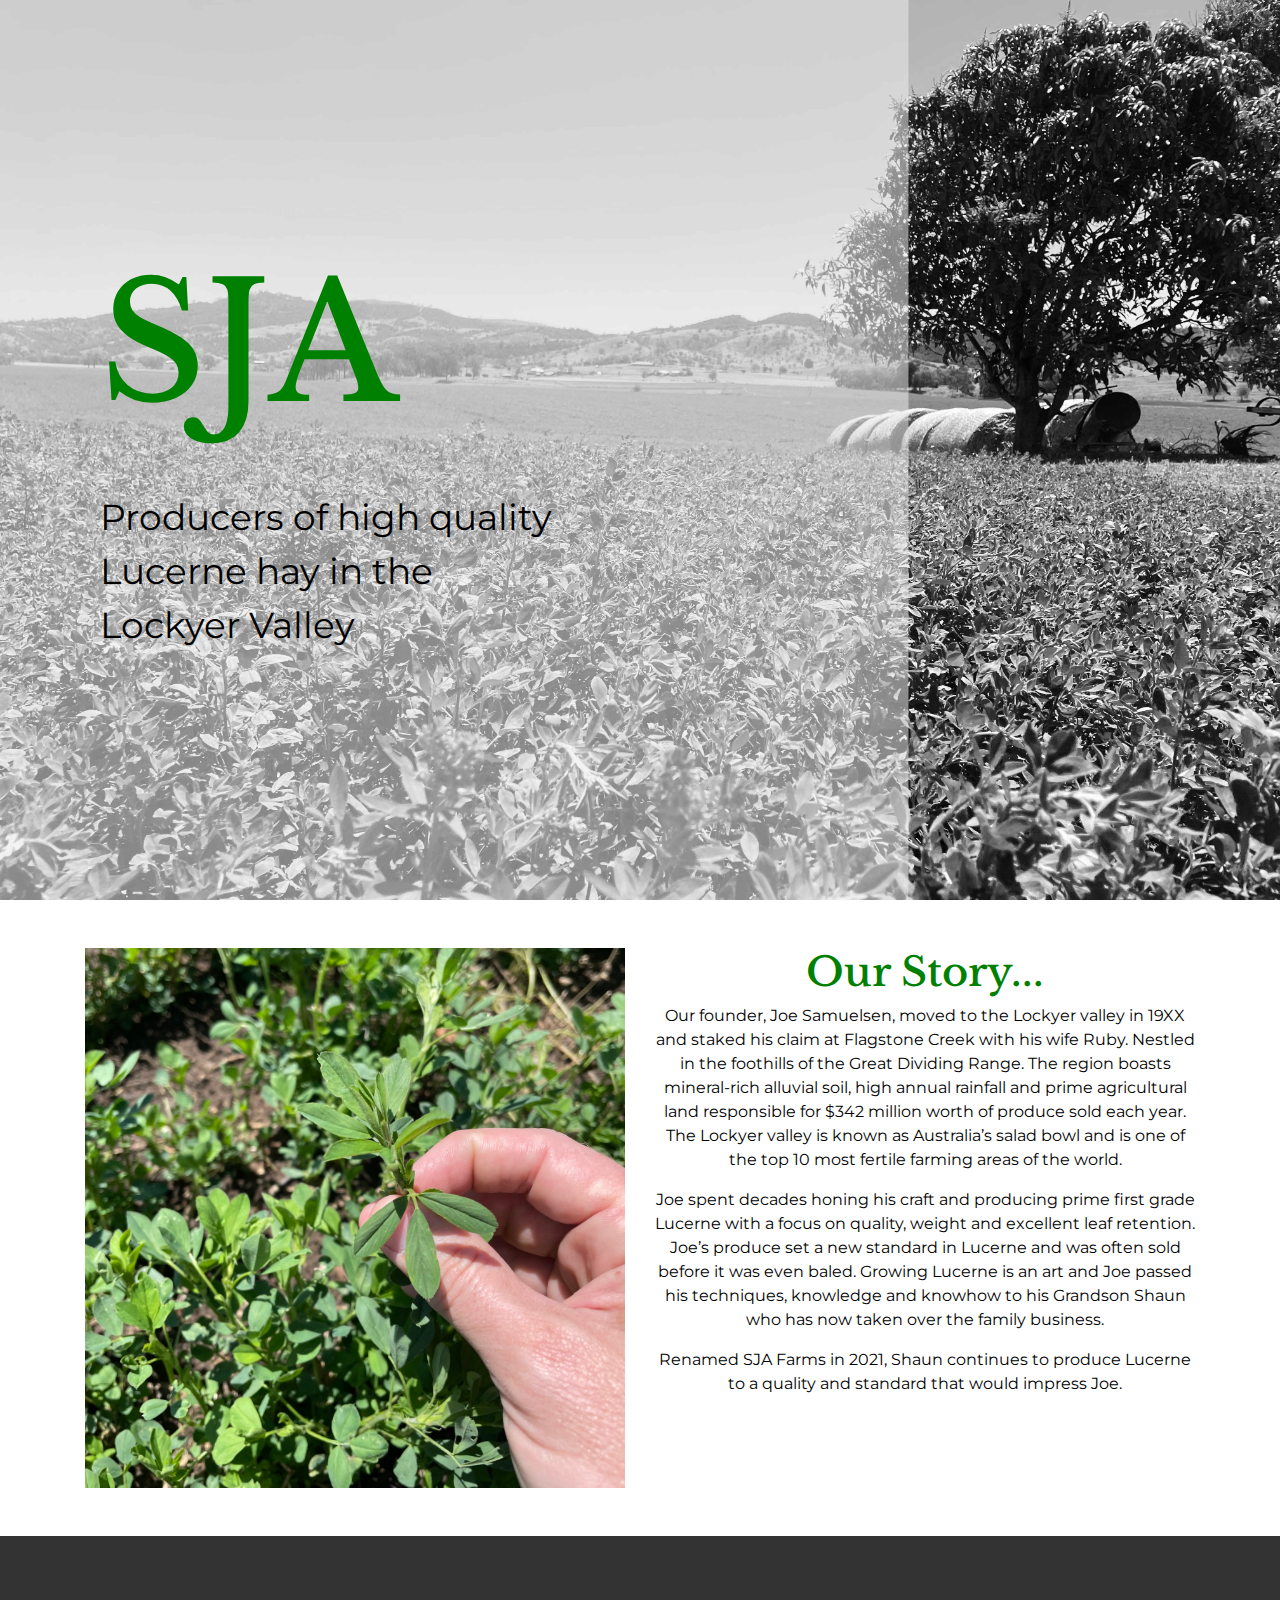
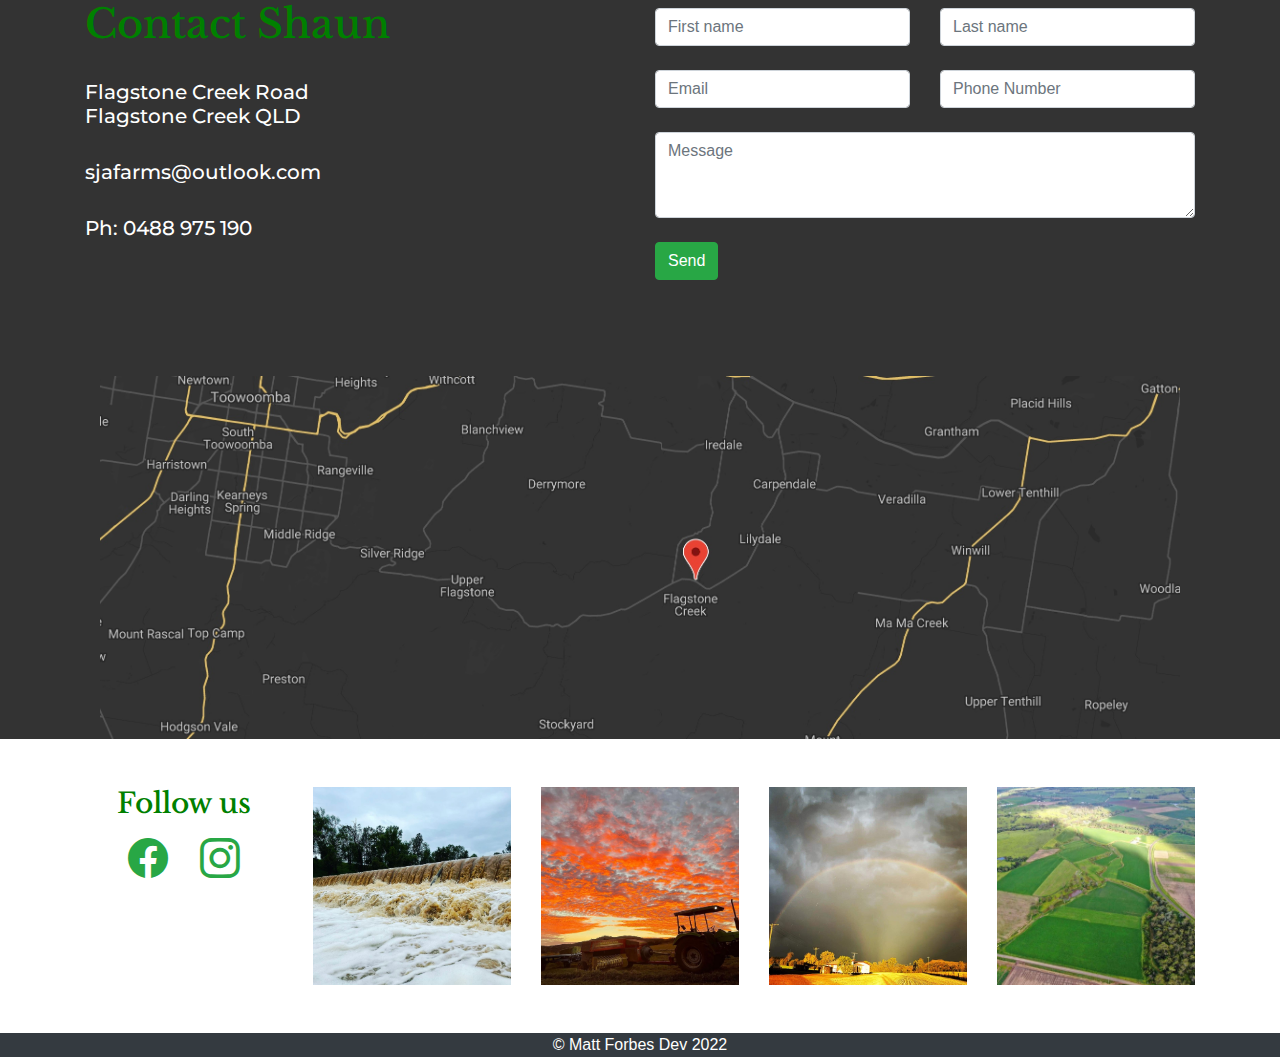
<file: index.html>
<!DOCTYPE html>
<html lang="en" dir="ltr">

<head>
  <meta charset="utf-8">
  <meta name="viewport" content="width=device-width, initial-scale=1, shrink-to-fit=no">

  <title>SJA Farms</title>

  <link rel="stylesheet" href="https://stackpath.bootstrapcdn.com/bootstrap/4.3.1/css/bootstrap.min.css" integrity="sha384-ggOyR0iXCbMQv3Xipma34MD+dH/1fQ784/j6cY/iJTQUOhcWr7x9JvoRxT2MZw1T" crossorigin="anonymous">
  <link rel="stylesheet" href="css/styles.css">

  <link rel="preconnect" href="https://fonts.googleapis.com">
  <link rel="preconnect" href="https://fonts.gstatic.com" crossorigin>
  <link href="https://fonts.googleapis.com/css2?family=Libre+Baskerville&display=swap" rel="stylesheet">
  <link href="https://fonts.googleapis.com/css2?family=Libre+Baskerville&family=Libre+Franklin:wght@500&display=swap" rel="stylesheet">
  <link href="https://fonts.googleapis.com/css2?family=Montserrat&display=swap" rel="stylesheet">
  <link rel="stylesheet" href="https://cdn.jsdelivr.net/npm/bootstrap-icons@1.7.2/font/bootstrap-icons.css">

  <script src="https://code.jquery.com/jquery-3.3.1.slim.min.js" integrity="sha384-q8i/X+965DzO0rT7abK41JStQIAqVgRVzpbzo5smXKp4YfRvH+8abtTE1Pi6jizo" crossorigin="anonymous"></script>
  <script src="https://cdnjs.cloudflare.com/ajax/libs/popper.js/1.14.7/umd/popper.min.js" integrity="sha384-UO2eT0CpHqdSJQ6hJty5KVphtPhzWj9WO1clHTMGa3JDZwrnQq4sF86dIHNDz0W1" crossorigin="anonymous"></script>
  <script src="https://stackpath.bootstrapcdn.com/bootstrap/4.3.1/js/bootstrap.min.js" integrity="sha384-JjSmVgyd0p3pXB1rRibZUAYoIIy6OrQ6VrjIEaFf/nJGzIxFDsf4x0xIM+B07jRM" crossorigin="anonymous"></script>

</head>

<body>
  <!-- Landing page -->

  <div class=" jumbotron-fluid landingPage">
    <div class="container">
      <div class="col-md-6">
        <!-- <img class="img-fluid my-5" src="images/SJA.svg" alt="SJA logo"> -->
        <h1 class="landingPageHeading my-5">SJA</h1>
        <p class="landingPageParagraph my-5">Producers of high quality<br>Lucerne hay in the<br>Lockyer Valley</p>
      </div>
    </div>
  </div>

  <!-- About page -->

  <div class="aboutPage">
    <div class="container">
      <div class="row">
        <div class="col-lg-6 my-5">
          <img class="img-fluid" src="images/lucerneUpClose.jpg" alt="Lucerne leaves">
        </div>
        <div class="col-lg-6 my-5">
          <h1 class="aboutPageHeading">Our Story...</h1>
          <p class="aboutPageCopy">Our founder, Joe Samuelsen, moved to the Lockyer valley in 19XX and staked his claim at Flagstone Creek with his wife Ruby. Nestled in the foothills of the Great Dividing Range. The region boasts mineral-rich
            alluvial soil, high annual rainfall and prime agricultural land responsible for $342 million worth of produce sold each year. The Lockyer valley is known as Australia’s salad bowl and is one of the top 10 most fertile farming areas of the
            world. </p>
          <p class="aboutPageCopy">Joe spent decades honing his craft and producing prime first grade Lucerne with a focus on quality, weight and excellent leaf retention. Joe’s produce set a new standard in Lucerne and was often sold before it was
            even baled. Growing Lucerne is an art and Joe passed his techniques, knowledge and knowhow to his Grandson Shaun who has now taken over the family business.</p>
          <p class="aboutPageCopy">Renamed SJA Farms in 2021, Shaun continues to produce Lucerne to a quality and standard that would impress Joe. </p>
        </div>
      </div>
    </div>
  </div>

  <!-- Contact page -->
  <div class="ContactPage">
    <div class="container">
      <div class="row">
        <div class="col-lg-6 my-5">
          <h1 class=" contactPageHeading">Contact Shaun</h1>
          <h5 class="contactPageCopy">Flagstone Creek Road<br>Flagstone Creek QLD</h5>
          <h5 class="contactPageCopy">sjafarms@outlook.com</h5>
          <h5 class="contactPageCopy">Ph: 0488 975 190</h5>
        </div>

        <div class="col-lg-6 my-5">

          <form action="https://formspree.io/f/mzbozoyg" method="POST">

            <div class="row my-4">
              <div class="col">
                <input type="text" name="firstname" class="form-control" placeholder="First name">
              </div>
              <div class="col">
                <input type="text" name="lastname" class="form-control" placeholder="Last name">
              </div>
            </div>
            <div class="row my-4">
              <div class="col">
                <input type="email" name="_replyto" class="form-control" placeholder="Email">
              </div>
              <div class="col">
                <input type="number" name="phone" class="form-control" placeholder="Phone Number">
              </div>
            </div>
            <div class="row my-4">
              <div class="col">
                <textarea class="form-control" name="message" placeholder="Message" rows="3"></textarea>
              </div>
            </div>
            <button type="submit" class="btn btn-success">Send</button>
          </form>
        </div>
      </div>
      <div class="container-fluid mt-5">
        <img class="img-fluid" src="images/snazzymap.jpg" alt="Map">
      </div>
    </div>
  </div>

  <div class="footer">
    <div class="container">
      <div class="row my-5">
        <div class="col">
          <h3 class="followustext">Follow us</h3>
          <div class="row d-flex justify-content-center">
            <a href="https://www.facebook.com/profile.php?id=100074079403424"><i class="bi bi-facebook text-success image-fluid my-5" style="font-size: 2.5rem; padding: 1rem;"></i></a>
            <a href="https://www.instagram.com/sja_farms/?hl=en"><i class="bi bi-instagram text-success image-fluid my-5" style="font-size: 2.5rem; padding: 1rem;"></i></a>
          </div>
        </div>
        <div class="col">
          <img class="img-fluid" src="images/waterfall.jpg" alt="waterfall">
        </div>
        <div class="col">
          <img class="img-fluid" src="images/sunset.jpg" alt="sunset">

        </div>
        <div class="col">
          <img class="img-fluid" src="images/rainbow.jpg" alt="rainbow">
        </div>
        <div class="col">
          <img class="img-fluid" src="images/aerial.jpg" alt="aerial photo">
        </div>
      </div>
    </div>
  </div>
  <div class="container-fluid text-white bg-dark mfd">
      <div class="col mfd">
        <p class="mfd">© Matt Forbes Dev 2022</p>
      </div>
  </div>

</body>

</html>
</file>
<file: css/styles.css>
.landingPage {
  background-image: url("../images/background5.jpg");
  background-size: cover;
  height: 100vh;
  display: flex;
  align-items: center;
}

.landingPageHeading {
  color: #008000;
  font-family: 'Libre Baskerville', serif;
  font-size: 18vh;
}

.landingPageParagraph {
  color: black;
  font-family: 'Montserrat', sans-serif;
  font-size: 4vh;
}

/* .navbar {
  background-color: #008000;
  text-align: center;
  height: 100vh;
  margin: 0;
}

.nav-link {
  color: white;
  font-family: 'Libre Franklin', sans-serif;
} */

.aboutPageHeading {
  color: #008000;
  font-family: 'Libre Baskerville', sans-serif;
  text-align: center;
}

.aboutPageCopy {
  color: black;
  font-family: 'Montserrat', sans-serif;
  text-align: center;
}

.aboutPage {
  display: flex;
  align-items: center;
}

.ContactPage {
  background-color: #333333;
  display: flex;
  align-items: center;
}

.contactPageHeading {
  color: #008000;
  font-family: 'Libre Baskerville', sans-serif;
  padding-top: 1rem;
}

.contactPageCopy {
  color: white;
  font-family: 'Montserrat', sans-serif;
  padding-top: 1.5rem;
}

.followustext {
  color: #008000;
  text-align: center;
  font-family: 'Libre Baskerville', sans-serif;
}

.mfd {
  text-align: center;
  margin-bottom: 0;
  border-bottom: 0;
}
</file>
